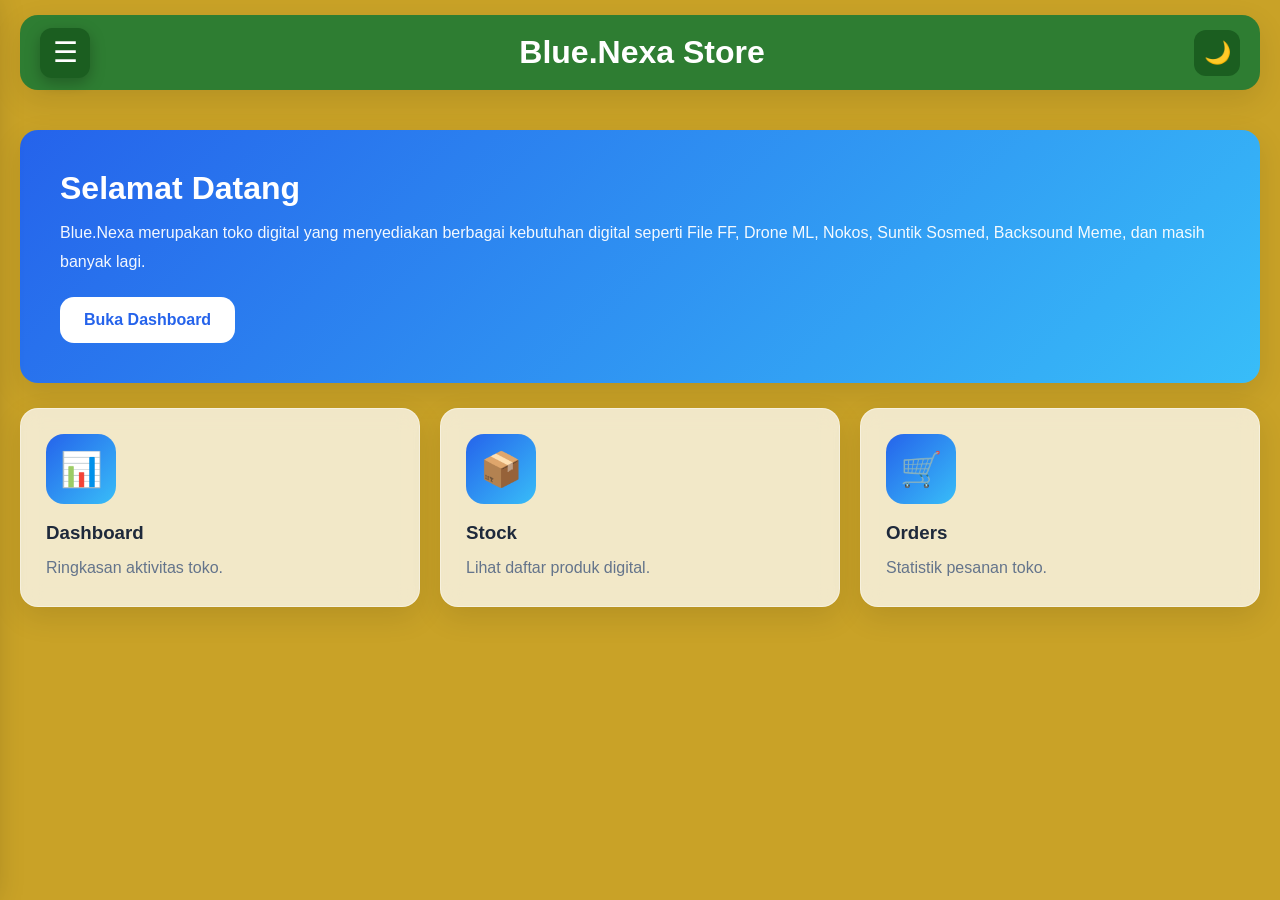
<file: index.html>
<!DOCTYPE html>
<html lang="id">
<head>
    <meta charset="UTF-8">
    <meta name="viewport" content="width=device-width, initial-scale=1.0">
    <title>Blue.Nexa Store</title>

    <link rel="stylesheet" href="css/style.css">
    <link rel="stylesheet" href="css/responsive.css">
</head>
<body>

    <!-- Overlay -->
    <div id="overlay"></div>

    <!-- Sidebar -->
    <aside id="sidebar">

        <div class="logo">
            <h2>Blue.Nexa</h2>
            <p>Digital Store</p>
        </div>

        <nav>

            <a href="index.html" class="active">
                🏠 Home
            </a>

            <a href="dashboard.html">
                📊 Dashboard
            </a>

            <a href="stock.html">
                📦 Stock
            </a>

            <a href="orders.html">
                🛒 Orders
            </a>

        </nav>

    </aside>

    <!-- Main -->
    <main>

        <!-- Header -->
        <header>

            <button id="menuBtn">
                ☰
            </button>

            <h1>
                Blue.Nexa Store
            </h1>
          
          <div class="header-actions">

    <button id="themeBtn">
        🌙
    </button>

</div>

        </header>

        <!-- Hero -->
        <section class="hero">

            <h2>
                Selamat Datang
            </h2>

            <p>
                Blue.Nexa merupakan toko digital yang menyediakan berbagai
                kebutuhan digital seperti File FF, Drone ML, Nokos, Suntik
                Sosmed, Backsound Meme, dan masih banyak lagi.
            </p>

            <a href="dashboard.html" class="btn">
                Buka Dashboard
            </a>

        </section>

        <!-- Menu Card -->

        <section class="cards">

            <a href="dashboard.html" class="card">

                <div class="icon">📊</div>

                <h3>Dashboard</h3>

                <p>
                    Ringkasan aktivitas toko.
                </p>

            </a>

            <a href="stock.html" class="card">

                <div class="icon">📦</div>

                <h3>Stock</h3>

                <p>
                    Lihat daftar produk digital.
                </p>

            </a>

            <a href="orders.html" class="card">

                <div class="icon">🛒</div>

                <h3>Orders</h3>

                <p>
                    Statistik pesanan toko.
                </p>

            </a>

        </section>

    </main>

<script src="js/script.js"></script>

</body>
  </html>
</file>
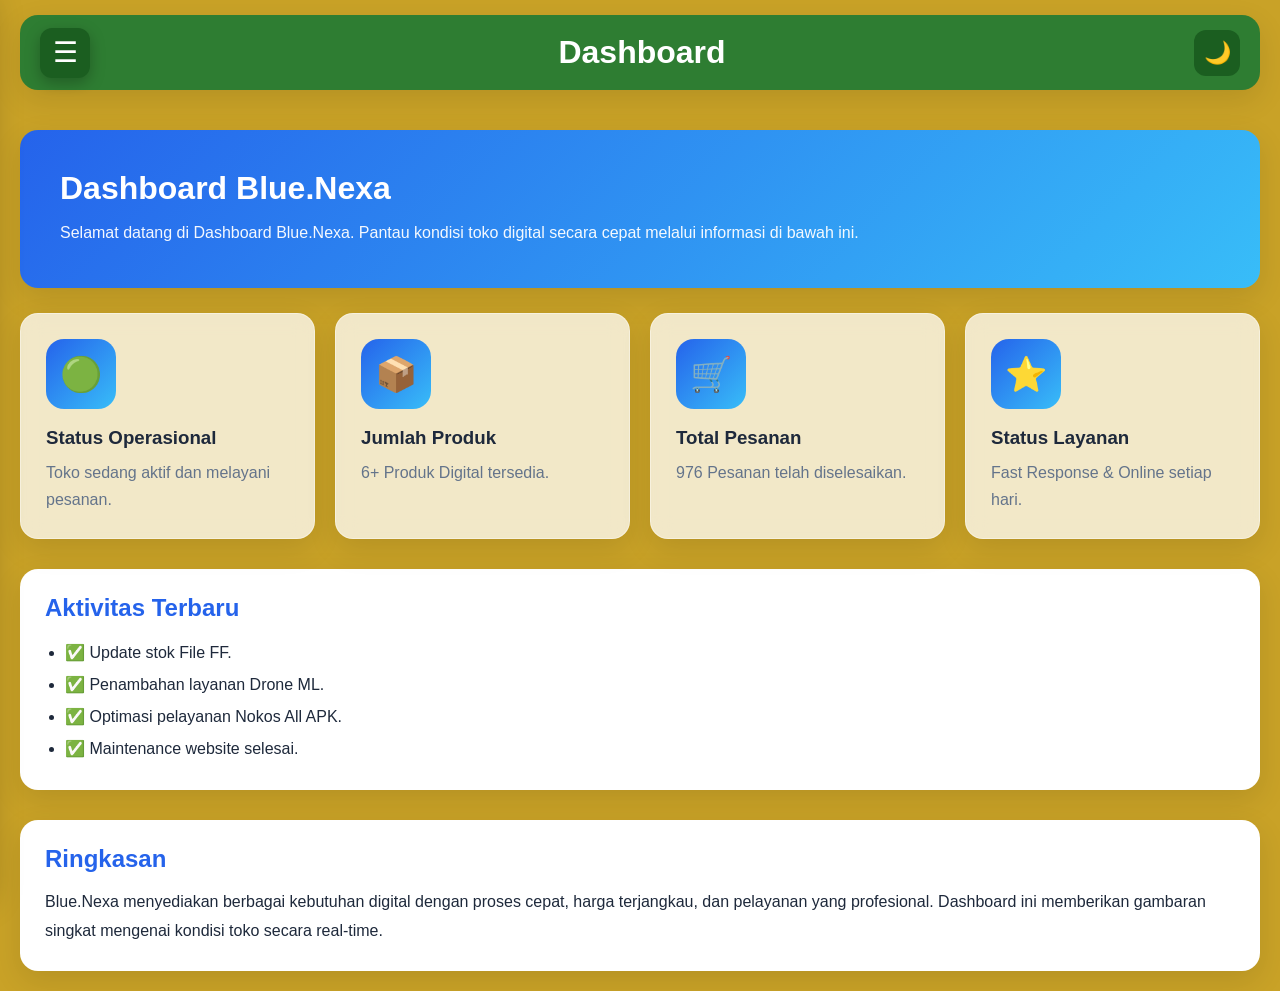
<file: dashboard.html>
<!DOCTYPE html>
<html lang="id">

<head>
    <meta charset="UTF-8">
    <meta name="viewport" content="width=device-width, initial-scale=1.0">
    <title>Dashboard | Blue.Nexa</title>

    <link rel="stylesheet" href="css/style.css">
    <link rel="stylesheet" href="css/responsive.css">
</head>

<body>

    <div id="overlay"></div>

    <!-- Sidebar -->
    <aside id="sidebar">

        <div class="logo">
            <h2>Blue.Nexa</h2>
            <p>Digital Store</p>
        </div>

        <nav>

            <a href="index.html">
                🏠 Home
            </a>

            <a href="dashboard.html" class="active">
                📊 Dashboard
            </a>

            <a href="stock.html">
                📦 Stock
            </a>

            <a href="orders.html">
                🛒 Orders
            </a>

        </nav>

    </aside>

    <!-- Main -->
    <main>

        <!-- Header -->
        <header>

    <button id="menuBtn">☰</button>

    <h1>Dashboard</h1>

    <div class="header-actions">

        <button id="themeBtn">🌙</button>

    </div>

</header>

        <!-- Welcome -->
        <section class="hero">

            <h2>Dashboard Blue.Nexa</h2>

            <p>
                Selamat datang di Dashboard Blue.Nexa.
                Pantau kondisi toko digital secara cepat melalui informasi di bawah ini.
            </p>

        </section>

        <!-- Statistik -->
        <section class="cards">

            <div class="card">

                <div class="icon">🟢</div>

                <h3>Status Operasional</h3>

                <p>
                    Toko sedang aktif dan melayani pesanan.
                </p>

            </div>

            <div class="card">

                <div class="icon">📦</div>

                <h3>Jumlah Produk</h3>

                <p>
                    6+ Produk Digital tersedia.
                </p>

            </div>

            <div class="card">

                <div class="icon">🛒</div>

                <h3>Total Pesanan</h3>

                <p>
                    976 Pesanan telah diselesaikan.
                </p>

            </div>

            <div class="card">

                <div class="icon">⭐</div>

                <h3>Status Layanan</h3>

                <p>
                    Fast Response & Online setiap hari.
                </p>

            </div>

        </section>

        <!-- Aktivitas -->
        <section class="info-box">

            <h2>Aktivitas Terbaru</h2>

            <ul>

                <li>✅ Update stok File FF.</li>

                <li>✅ Penambahan layanan Drone ML.</li>

                <li>✅ Optimasi pelayanan Nokos All APK.</li>

                <li>✅ Maintenance website selesai.</li>

            </ul>

        </section>

        <!-- Ringkasan -->
        <section class="info-box">

            <h2>Ringkasan</h2>

            <p>
                Blue.Nexa menyediakan berbagai kebutuhan digital dengan proses
                cepat, harga terjangkau, dan pelayanan yang profesional.
                Dashboard ini memberikan gambaran singkat mengenai kondisi toko
                secara real-time.
            </p>

        </section>

    </main>

    <script src="js/script.js"></script>
    <script src="js/dashboard.js"></script>

</body>

  </html>
</file>
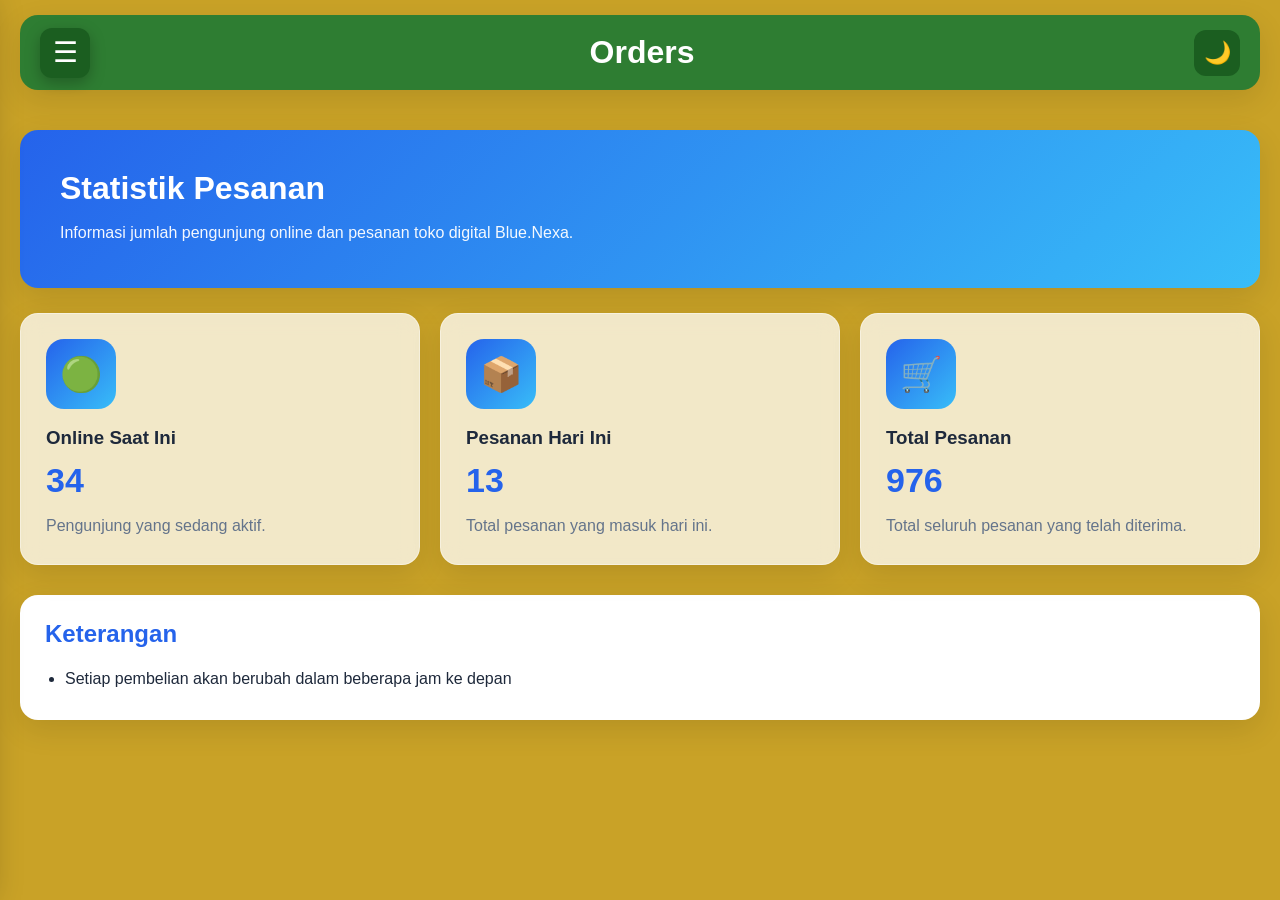
<file: orders.html>
<!DOCTYPE html>
<html lang="id">

<head>
    <meta charset="UTF-8">
    <meta name="viewport" content="width=device-width, initial-scale=1.0">
    <title>Orders | Blue.Nexa</title>

    <link rel="stylesheet" href="css/style.css">
    <link rel="stylesheet" href="css/responsive.css">
</head>

<body>

    <div id="overlay"></div>

    <!-- Sidebar -->
    <aside id="sidebar">

        <div class="logo">
            <h2>Blue.Nexa</h2>
            <p>Digital Store</p>
        </div>

        <nav>

            <a href="index.html">
                🏠 Home
            </a>

            <a href="dashboard.html">
                📊 Dashboard
            </a>

            <a href="stock.html">
                📦 Stock
            </a>

            <a href="orders.html" class="active">
                🛒 Orders
            </a>

        </nav>

    </aside>

    <!-- Main -->
    <main>

        <!-- Header -->
        <header>

    <button id="menuBtn">☰</button>

    <h1>Orders</h1>

    <div class="header-actions">

        <button id="themeBtn">🌙</button>

    </div>

</header>

        <!-- Hero -->
        <section class="hero">

            <h2>Statistik Pesanan</h2>

            <p>
                Informasi jumlah pengunjung online dan pesanan toko digital
                Blue.Nexa.
            </p>

        </section>

        <!-- Statistik -->
        <section class="cards">

            <div class="card">

                <div class="icon">🟢</div>

                <h3>Online Saat Ini</h3>

                <h2 id="onlineNow">0</h2>

                <p>Pengunjung yang sedang aktif.</p>

            </div>

            <div class="card">

                <div class="icon">📦</div>

                <h3>Pesanan Hari Ini</h3>

                <h2 id="todayOrders">0</h2>

                <p>Total pesanan yang masuk hari ini.</p>

            </div>

            <div class="card">

                <div class="icon">🛒</div>

                <h3>Total Pesanan</h3>

                <h2>976</h2>

                <p>Total seluruh pesanan yang telah diterima.</p>

            </div>

        </section>

        <!-- Informasi -->
        <section class="info-box">

            <h2>Keterangan</h2>

            <ul>

                <li> Setiap pembelian akan berubah dalam beberapa jam ke depan</li>

            </ul>

        </section>

    </main>

    <script src="js/script.js"></script>
    <script src="js/orders.js"></script>

</body>

</html>
</file>
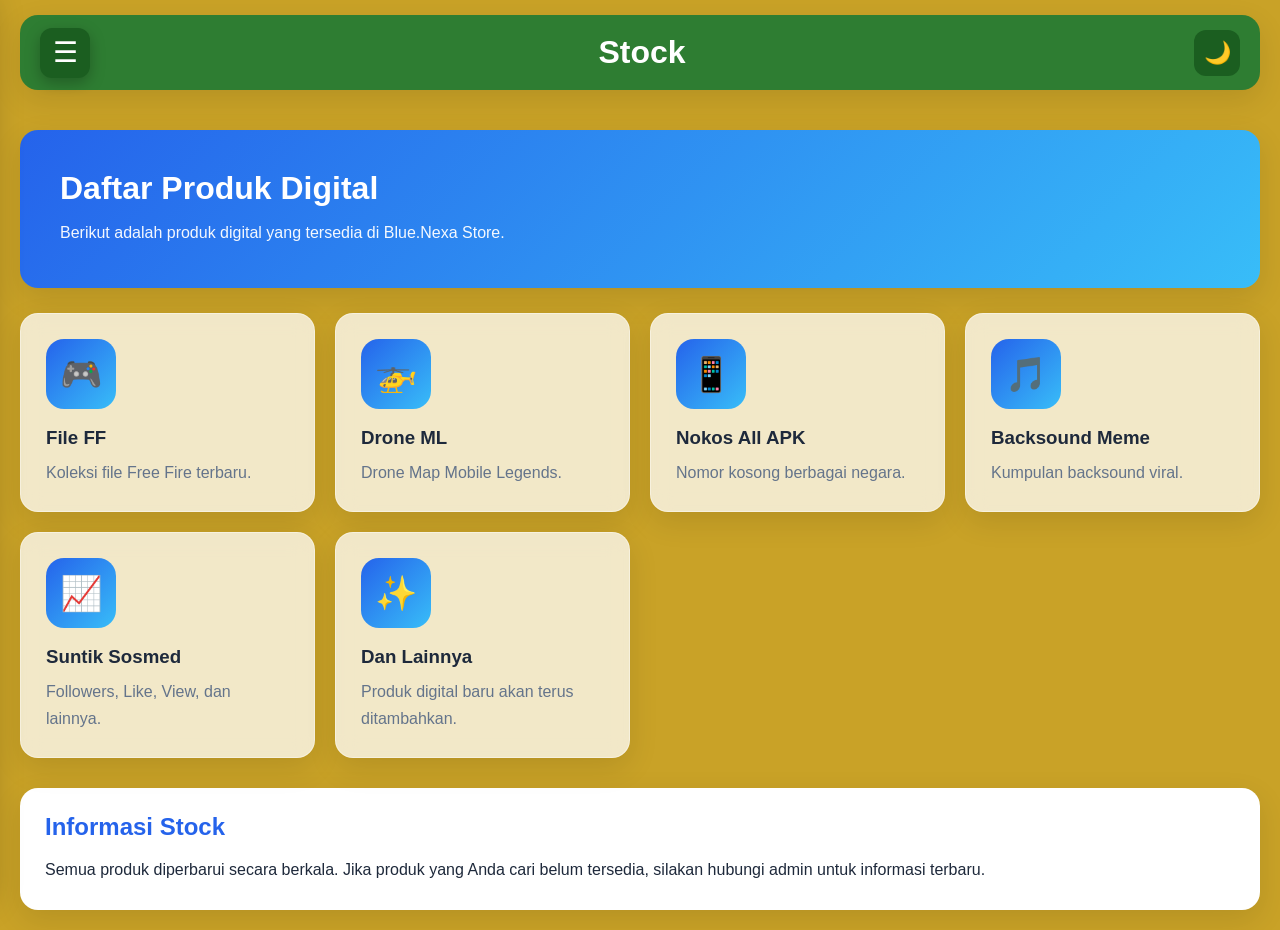
<file: stock.html>
<!DOCTYPE html>
<html lang="id">

<head>
    <meta charset="UTF-8">
    <meta name="viewport" content="width=device-width, initial-scale=1.0">
    <title>Stock | Blue.Nexa</title>

    <link rel="stylesheet" href="css/style.css">
    <link rel="stylesheet" href="css/responsive.css">
</head>

<body>

    <div id="overlay"></div>

    <!-- Sidebar -->
    <aside id="sidebar">

        <div class="logo">
            <h2>Blue.Nexa</h2>
            <p>Digital Store</p>
        </div>

        <nav>

            <a href="index.html">
                🏠 Home
            </a>

            <a href="dashboard.html">
                📊 Dashboard
            </a>

            <a href="stock.html" class="active">
                📦 Stock
            </a>

            <a href="orders.html">
                🛒 Orders
            </a>

        </nav>

    </aside>

    <!-- Main -->
    <main>

        <!-- Header -->
        <header>

    <button id="menuBtn">☰</button>

    <h1>Stock</h1>

    <div class="header-actions">

        <button id="themeBtn">🌙</button>

    </div>

</header>

        <!-- Judul -->
        <section class="hero">

            <h2>Daftar Produk Digital</h2>

            <p>
                Berikut adalah produk digital yang tersedia di Blue.Nexa Store.
            </p>

        </section>

        <!-- Produk -->
        <section class="cards">

            <div class="card">

                <div class="icon">🎮</div>

                <h3>File FF</h3>

                <p>
                    Koleksi file Free Fire terbaru.
                </p>

            </div>

            <div class="card">

                <div class="icon">🚁</div>

                <h3>Drone ML</h3>

                <p>
                    Drone Map Mobile Legends.
                </p>

            </div>

            <div class="card">

                <div class="icon">📱</div>

                <h3>Nokos All APK</h3>

                <p>
                    Nomor kosong berbagai negara.
                </p>

            </div>

            <div class="card">

                <div class="icon">🎵</div>

                <h3>Backsound Meme</h3>

                <p>
                    Kumpulan backsound viral.
                </p>

            </div>

            <div class="card">

                <div class="icon">📈</div>

                <h3>Suntik Sosmed</h3>

                <p>
                    Followers, Like, View, dan lainnya.
                </p>

            </div>

            <div class="card">

                <div class="icon">✨</div>

                <h3>Dan Lainnya</h3>

                <p>
                    Produk digital baru akan terus ditambahkan.
                </p>

            </div>

        </section>

        <!-- Informasi -->
        <section class="info-box">

            <h2>Informasi Stock</h2>

            <p>
                Semua produk diperbarui secara berkala. Jika produk yang Anda
                cari belum tersedia, silakan hubungi admin untuk informasi
                terbaru.
            </p>

        </section>

    </main>

    <script src="js/script.js"></script>
    <script src="js/stock.js"></script>

</body>

  </html>
</file>
<file: css/style.css>
/* ==========================================
   Blue.Nexa Store
   style.css
========================================== */

/* ===========================
   Reset
=========================== */

*{
    margin:0;
    padding:0;
    box-sizing:border-box;
}

html{
    scroll-behavior:smooth;
}

:root{

    --primary:#2563EB;
    --secondary:#38BDF8;

    --yellow:#C9A227;
    --green:#2E7D32;
    --green-dark:#1B5E20;

    --white:#FFFFFF;
    --text:#1E293B;
    --border:#E2E8F0;

    --radius:16px;

    --shadow:
        0 10px 30px rgba(0,0,0,.10);

    --transition:.3s;

}

/* ===========================
   Body
=========================== */

body{

    background:var(--yellow);

    color:var(--text);

    font-family:
    Arial,
    Helvetica,
    sans-serif;

}

/* ===========================
   Main
=========================== */

main{

    margin-top:110px;

    padding:20px;

}

/* ===========================
   Header
=========================== */

header{

    position:fixed;

    top:15px;
    left:20px;
    right:20px;

    height:75px;

    display:flex;

    align-items:center;

    justify-content:space-between;

    gap:15px;

    padding:15px 20px;

    background:var(--green);

    border-radius:18px;

    box-shadow:var(--shadow);

    z-index:1000;

}

/* Judul */

header h1{

    flex:1;

    text-align:center;

    color:white;

    font-size:32px;

    font-weight:bold;

}

/* ===========================
   Hamburger Button
=========================== */

#menuBtn{

    width:50px;

    height:50px;

    border:none;

    border-radius:12px;

    cursor:pointer;

    background:var(--green-dark);

    color:white;

    font-size:28px;

    transition:.3s;

    box-shadow:
        0 5px 15px rgba(0,0,0,.25);

}

#menuBtn:hover{

    transform:scale(1.05);

}

/* ===========================
   Theme Button
=========================== */

.header-actions{

    display:flex;

    align-items:center;

}

#themeBtn{

    width:46px;

    height:46px;

    border:none;

    border-radius:12px;

    cursor:pointer;

    background:var(--green-dark);

    color:white;

    font-size:22px;

    transition:.3s;

}

#themeBtn:hover{

    transform:scale(1.05);

}

/* ===========================
   Sidebar
=========================== */

#sidebar{

    position:fixed;

    top:0;

    left:-280px;

    width:260px;

    height:100vh;

    background:var(--green);

    color:white;

    padding:25px;

    box-shadow:
        10px 0 30px rgba(0,0,0,.25);

    transition:.35s ease;

    z-index:999;

}

#sidebar.show{

    left:0;

}

/* ===========================
   Logo
=========================== */

.logo{

    text-align:center;

    margin-bottom:35px;

    padding-bottom:20px;

    border-bottom:1px solid rgba(255,255,255,.2);

}

.logo h2{

    color:white;

    font-size:28px;

}

.logo p{

    color:#D8F3DC;

    margin-top:6px;

    font-size:15px;

}

/* ===========================
   Navigation
=========================== */

nav{

    display:flex;

    flex-direction:column;

    gap:12px;

}

nav a{

    display:flex;

    align-items:center;

    gap:12px;

    padding:14px 16px;

    border-radius:12px;

    text-decoration:none;

    color:white;

    font-size:17px;

    transition:var(--transition);

}

nav a:hover{

    background:rgba(255,255,255,.15);

    transform:translateX(5px);

}

nav a.active{

    background:var(--green-dark);

    box-shadow:
        inset 0 0 0 1px rgba(255,255,255,.15);

}

/* ===========================
   Overlay
=========================== */

#overlay{

    position:fixed;

    inset:0;

    background:rgba(0,0,0,.45);

    opacity:0;

    visibility:hidden;

    transition:.3s;

    z-index:998;

}

#overlay.show{

    opacity:1;

    visibility:visible;

}

/* ===========================
   Hero
=========================== */

.hero{

    background:linear-gradient(
        135deg,
        var(--primary),
        var(--secondary)
    );

    color:white;

    padding:40px;

    border-radius:18px;

    box-shadow:var(--shadow);

    margin-bottom:25px;

}

.hero h2{

    font-size:32px;

    margin-bottom:12px;

}

.hero p{

    line-height:1.8;

    opacity:.95;

}

/* ===========================
   Button
=========================== */

.btn{

    display:inline-flex;

    align-items:center;

    justify-content:center;

    padding:14px 24px;

    margin-top:20px;

    background:white;

    color:var(--primary);

    text-decoration:none;

    font-weight:bold;

    border-radius:14px;

    transition:var(--transition);

}

.btn:hover{

    transform:translateY(-4px);

    box-shadow:
        0 12px 24px rgba(0,0,0,.15);

}

/* ===========================
   Card Grid
=========================== */

.cards{

    display:grid;

    grid-template-columns:
    repeat(auto-fit,minmax(250px,1fr));

    gap:20px;

    margin-top:25px;

}

/* ===========================
   Card
=========================== */

.card{

    background:rgba(255,255,255,.75);

    backdrop-filter:blur(10px);

    -webkit-backdrop-filter:blur(10px);

    border:1px solid rgba(255,255,255,.4);

    border-radius:18px;

    padding:25px;

    color:var(--text);

    text-decoration:none;

    box-shadow:var(--shadow);

    transition:var(--transition);

}

.card:hover{

    transform:translateY(-8px);

    box-shadow:
        0 20px 35px rgba(37,99,235,.20);

}

.card .icon{

    width:70px;

    height:70px;

    display:flex;

    align-items:center;

    justify-content:center;

    font-size:34px;

    border-radius:18px;

    background:linear-gradient(
        135deg,
        var(--primary),
        var(--secondary)
    );

    color:white;

    margin-bottom:18px;

}

.card h2{

    color:var(--primary);

    font-size:34px;

    margin:12px 0;

}

.card h3{

    margin-bottom:10px;

}

.card p{

    color:#64748B;

    line-height:1.7;

}

/* ===========================
   Info Box
=========================== */

.info-box{

    margin-top:30px;

    padding:25px;

    background:white;

    border-radius:18px;

    box-shadow:var(--shadow);

}

.info-box h2{

    color:var(--primary);

    margin-bottom:15px;

}

.info-box p{

    line-height:1.8;

}

.info-box ul{

    padding-left:20px;

    line-height:2;

}

/* ===========================
   Dashboard Stats
=========================== */

.stats{

    display:grid;

    grid-template-columns:
    repeat(auto-fit,minmax(180px,1fr));

    gap:20px;

    margin:25px 0;

}

.stat-card{

    background:white;

    border-radius:16px;

    padding:20px;

    text-align:center;

    box-shadow:var(--shadow);

}

.stat-card h2{

    font-size:36px;

    color:var(--primary);

    margin-bottom:10px;

}

.stat-card span{

    color:#64748B;

    font-size:15px;

}

/* ===========================
   Dark Mode
=========================== */

body.dark{

    background:#0F172A;

    color:#F8FAFC;

}

body.dark header{

    background:#14532D;

}

body.dark #sidebar{

    background:#166534;

}

body.dark #menuBtn,
body.dark #themeBtn{

    background:#14532D;

    color:white;

}

body.dark .hero{

    background:linear-gradient(
        135deg,
        #1D4ED8,
        #2563EB
    );

}

body.dark .card,
body.dark .info-box,
body.dark .stat-card{

    background:#1E293B;

    border:1px solid rgba(255,255,255,.08);

    color:white;

}

body.dark .card p,
body.dark .info-box p,
body.dark .info-box ul,
body.dark .stat-card span,
body.dark .logo p{

    color:#CBD5E1;

}

body.dark .card h2,
body.dark .info-box h2,
body.dark .stat-card h2{

    color:#60A5FA;

}

body.dark nav a{

    color:white;

}

body.dark nav a:hover{

    background:rgba(255,255,255,.15);

}

body.dark nav a.active{

    background:#14532D;

}

/* ===========================
   Scrollbar
=========================== */

::-webkit-scrollbar{

    width:8px;

}

::-webkit-scrollbar-track{

    background:#E5E7EB;

}

::-webkit-scrollbar-thumb{

    background:var(--green);

    border-radius:20px;

}

::-webkit-scrollbar-thumb:hover{

    background:var(--green-dark);

}

/* ===========================
   Animation
=========================== */

.hero,
.card,
.info-box,
.stat-card{

    animation:fadeUp .45s ease;

}

@keyframes fadeUp{

    from{

        opacity:0;

        transform:translateY(20px);

    }

    to{

        opacity:1;

        transform:translateY(0);

    }

}

/* ===========================
   Utilities
=========================== */

.text-center{

    text-align:center;

}

.mt-20{

    margin-top:20px;

}

.mt-30{

    margin-top:30px;

}

.mb-20{

    margin-bottom:20px;

}

.hidden{

    display:none;

}

.flex{

    display:flex;

}

.flex-center{

    display:flex;

    align-items:center;

    justify-content:center;

}

.rounded{

    border-radius:var(--radius);

}

.shadow{

    box-shadow:var(--shadow);

}
</file>
<file: css/responsive.css>
/* ===========================
   Tablet
=========================== */

@media (max-width: 992px){

    .hero{

        padding:30px;

    }

    .hero h2{

        font-size:26px;

    }

    .cards{

        grid-template-columns:
        repeat(auto-fit,minmax(200px,1fr));

    }

}

/* ===========================
   Mobile
=========================== */

@media (max-width:768px){

    main{

        padding:15px;

    }

    header{

        margin-bottom:20px;

    }

    .hero{

        padding:25px 20px;

    }

    .hero h2{

        font-size:24px;

    }

    .hero p{

        font-size:15px;

    }

    .cards{

        grid-template-columns:1fr;

        gap:15px;

    }

    .card{

        padding:20px;

    }

    .card .icon{

        font-size:38px;

    }

    .card h2{

        font-size:30px;

    }

    .btn{

        width:100%;

        text-align:center;

    }

    #sidebar{

        width:240px;

    }

}

/* ===========================
   Small Mobile
=========================== */

@media (max-width:480px){

    #menuBtn{

        width:42px;

        height:42px;

        font-size:20px;

    }

    header h1{

        font-size:22px;

    }

    .hero{

        padding:20px 18px;

    }

    .hero h2{

        font-size:22px;

    }

    .hero p{

        font-size:14px;

    }

    .card{

        padding:18px;

    }

    .info-box{

        padding:20px;

    }

}
</file>
